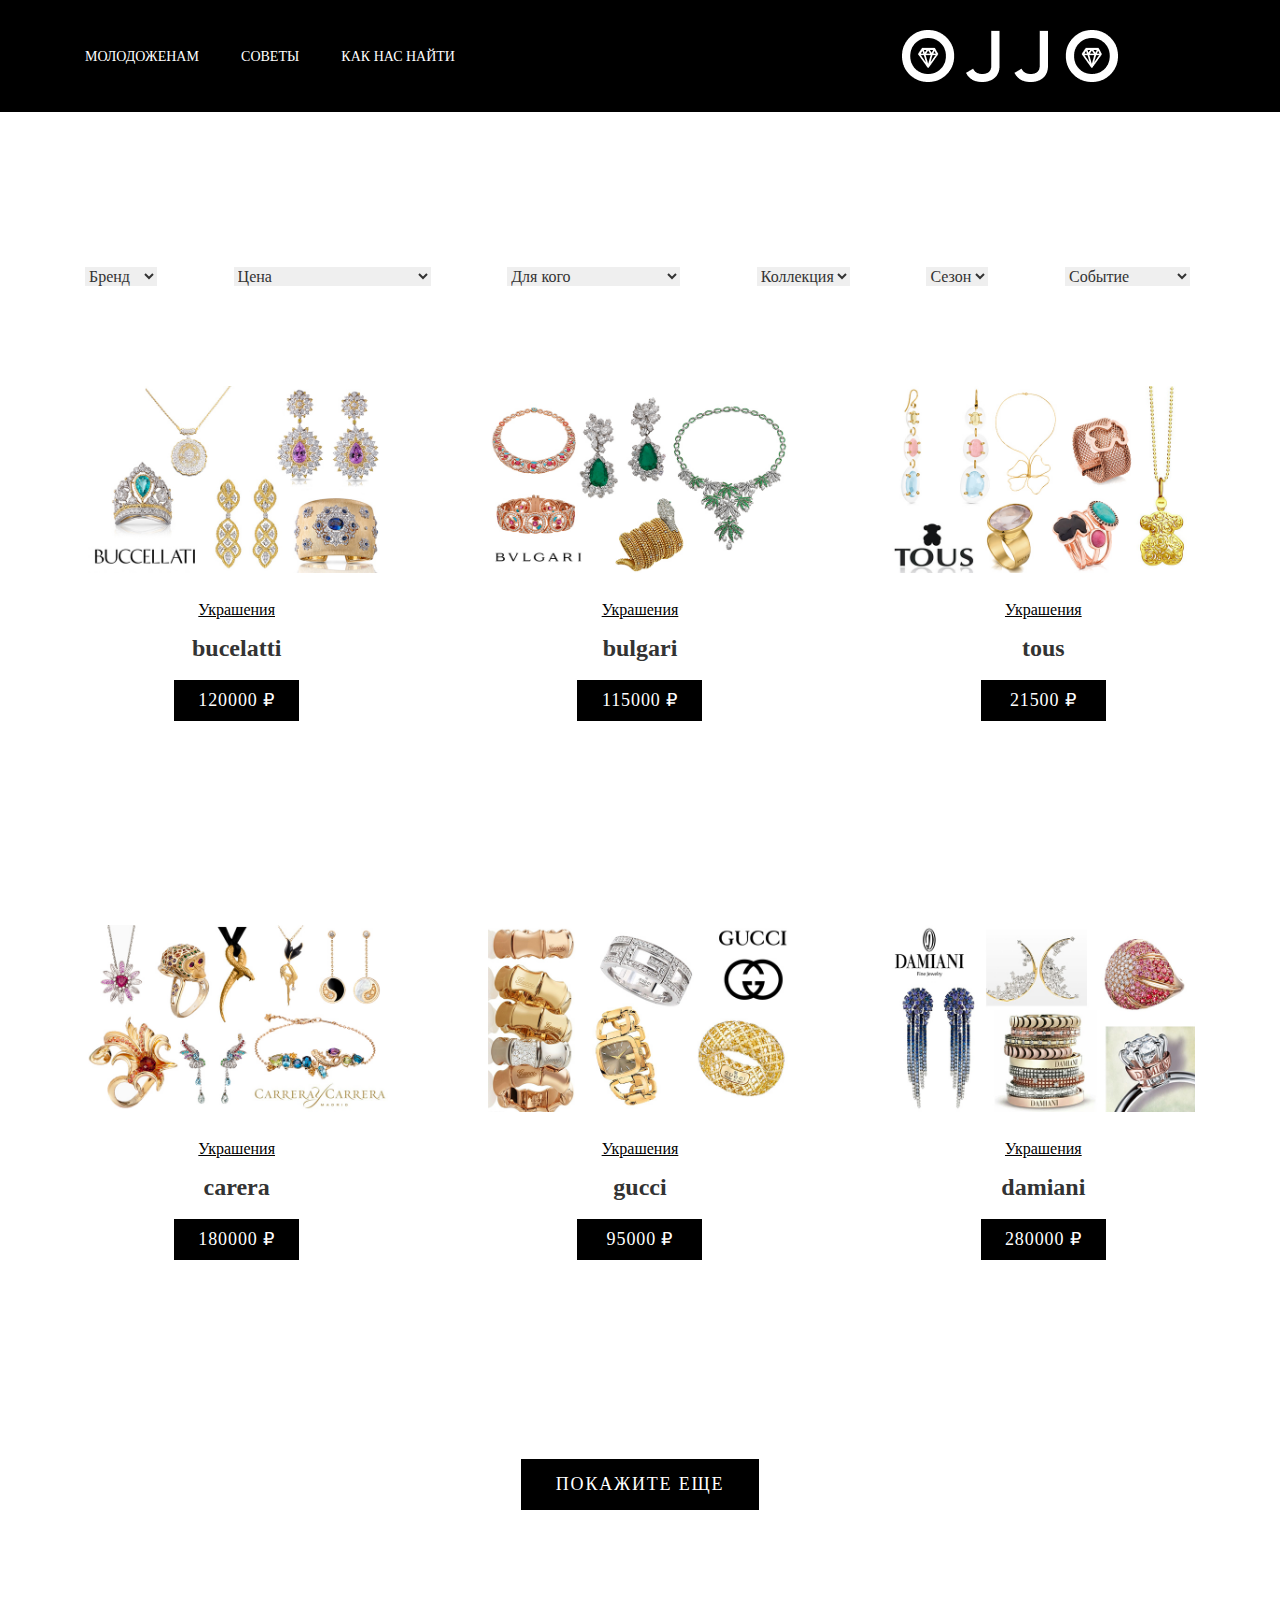
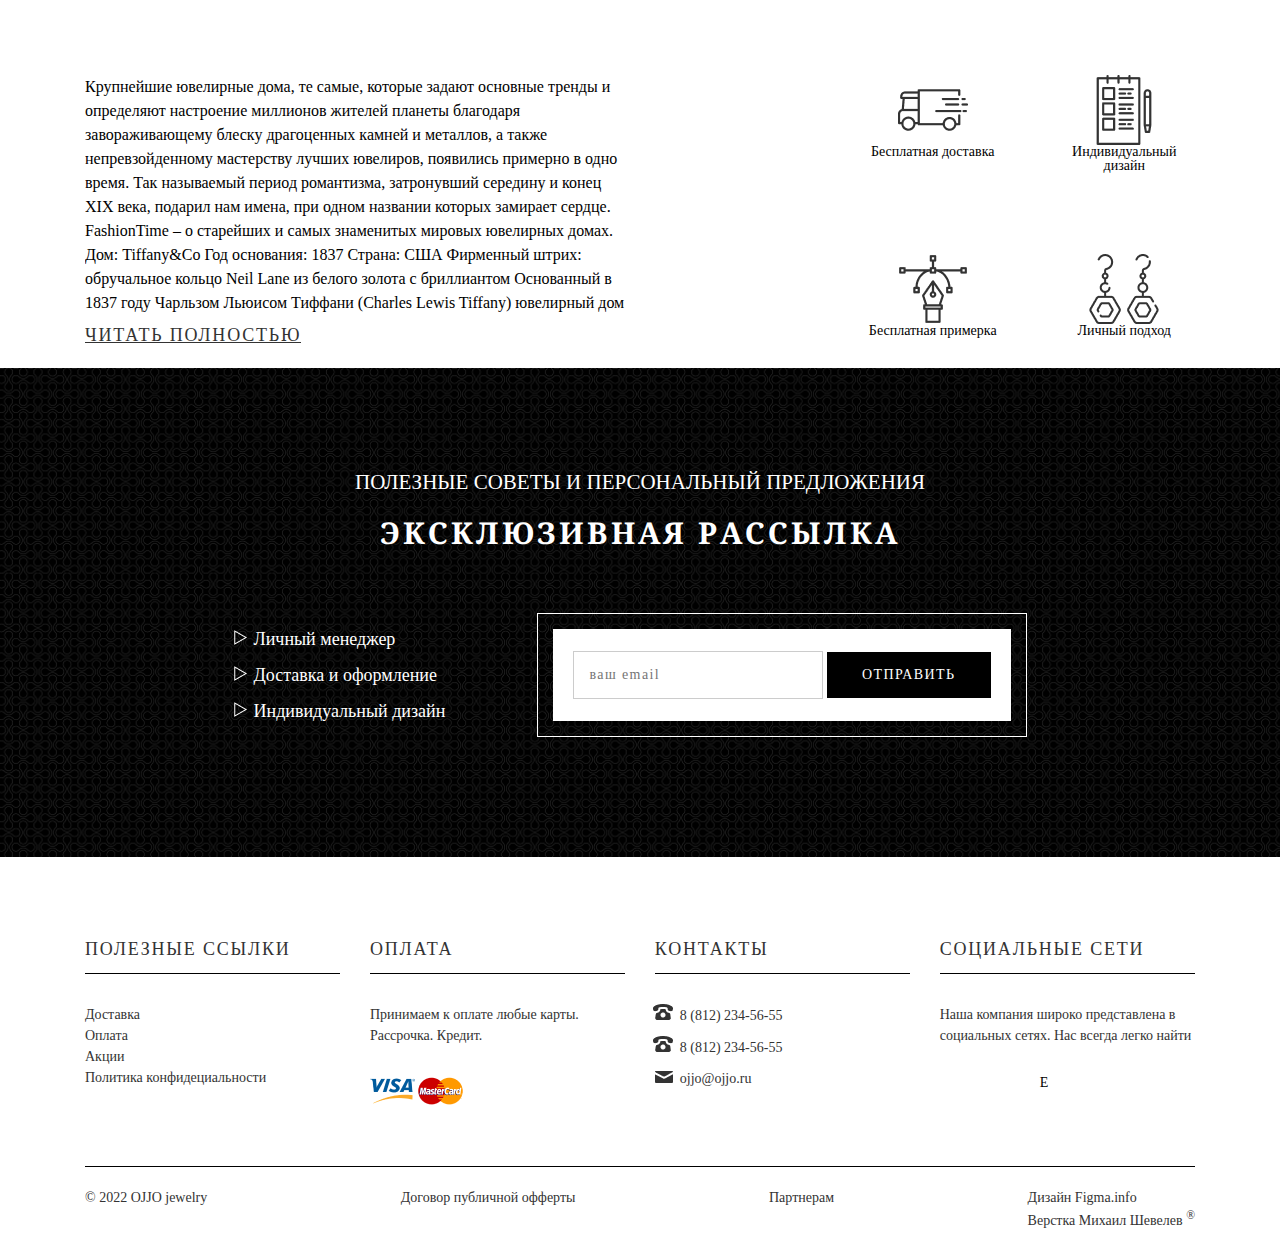
<file: pages/catalog.html>
<!DOCTYPE html>
<html lang="ru">
    <head>
        <meta charset="UTF-8">
        <meta http-equiv="X-UA-Compatible" content="IE=edge">
        <meta name="viewport" content="width=device-width, initial-scale=1.0">
        <meta name="article:author" content="https://www.facebook.com/profile.php?id=100075394650721">
        <meta property="og:type" content="page">
        <meta property="og:title" content="OJJO; Интернет-магазин ювелирных украшений">
        <meta property="og:description" content="Магазин по рекламе и продаже ювелирных украшений различных мировых брендов">
        <meta property="keywords" content="OJJO,история ювелирного дела, украшения,цены на украшения, мировые бенды, 2020, 2021,2022">
        <link
            href="https://cdn.jsdelivr.net/npm/bootstrap@5.1.3/dist/css/bootstrap.min.css"
            rel="stylesheet"
            integrity="sha384-1BmE4kWBq78iYhFldvKuhfTAU6auU8tT94WrHftjDbrCEXSU1oBoqyl2QvZ6jIW3"
            crossorigin="anonymous"
        >
        <link rel="stylesheet" href="./../css/style.css">
        <link rel="stylesheet" href="./../css/mobile.css">
        <link
            rel="stylesheet"
            href="https://use.fontawesome.com/releases/v5.15.4/css/all.css"
            integrity="sha384-DyZ88mC6Up2uqS4h/KRgHuoeGwBcD4Ng9SiP4dIRy0EXTlnuz47vAwmeGwVChigm"
            crossorigin="anonymous"
        >
        <link rel="icon" href="./../img/icon.png">
        <title>Каталог</title>
    </head>
    <body onload="headerMin()">
        <div class="wraper">
            <header class="wraper_header catalog_header_main">
                <div class="container">
                    <div class="header_up__logo_menu_layer catalog_header">
                        <nav class="main_menu">
                            <ul>
                                <a href="./../index.html#beauty">
                                    <li class="menu_item">Молодоженам</li>
                                </a>
                                <a href="./../index.html#gifts">
                                    <li class="menu_item">Советы</li>
                                </a>
                                <a href="./../pages/contacts.html">
                                    <li class="menu_item">Как нас найти</li>
                                </a>
                            </ul>
                        </nav>
                    </nav>
                    <div class="header_logo">
                        <img src="./../img/header/logo.png" alt="...">
                        <div class="burger_menu" onclick="openMenu()">
                            <span class="burger_line " id="line_up"></span>
                            <span class="burger_line " id="line_middle"></span>
                            <span class="burger_line " id="line_down"></span>
                        </div>
                    </div>
                    <form class="search_form none">
                        <span class="fa fa-search">
                            &nbsp;&nbsp;
                            <a href="#">Поиск</a>
                        </span>
                        <a href="#">Вход</a>
                        <span> /</span>
                        <a href="#">Регистрация</a>
                        <span class="fa fa-user"></span>
                        <span class="fa fa-heart"></span>
                    </form>
                </div>
            </div>
            <div class="mobile_menu_block">
                <ul>
                    <a href="./../index.html#beauty">
                        <li class="mobile_menu_item">Молодоженам</li>
                    </a>
                    <a href="./../index.html#gifts">
                        <li class="mobile_menu_item">Советы</li>
                    </a>
                    <a href="./contacts.html">
                        <li class="mobile_menu_item">Как нас найти</li>
                    </a>
                    <li>
                        <a href="#">Вход &nbsp;&nbsp;&nbsp;/</a>
                        <a href="#">&nbsp;&nbsp;&nbsp;Регистрация</a>
                    </li>
                </ul>
                <div class="mobile_user_block">
                    <span class="fa fa-user"></span>
                    <span class="fa fa-heart"></span>
                </div>
                <div class="mobile_social_icons_block">
                    <a href="#">
                        <span class="fab fa-youtube-square"></span>
                    </a>
                    <a href="#">
                        <span class="fab fa-vk"></span>
                    </a>
                    <a href="#">
                        <span class="fab fa-facebook"></span>
                    </a>
                    <a href="#">
                        <span class="fab fa-telegram-plane"></span>
                    </a>
                </div>
            </div>
        </header>
        <main class="catalog_body">
            <div class="container catalog_container">
                <div class="catalog_selector_layer">
                    <select class="form-select" aria-label="Default select example" id="brand">
                        <option selected>Бренд</option>
                        <option value="1">bulgari</option>
                        <option value="2">tous</option>
                        <option value="3">
                            carera
                        </option <option value="4">gucci</option>
                    <option value="5">damiani</option>
                </select>
                <select class="form-select" aria-label="Default select example">
                    <option selected>Цена</option>
                    <option value="1">до 100 000 &#8381;</option>
                    <option value="2">от 100 тыс.&#8381; до 200 тыс.&#8381;</option>
                    <option value="3">свыше 300 тыс. &#8381;</option>
                </select>
                <select class="form-select" aria-label="Default select example">
                    <option selected>Для кого</option>
                    <option value="1">Для супруга (супруги)</option>
                    <option value="2">Для партнера</option>
                    <option value="3">Для родственника</option>
                </select>
                <select class="form-select" aria-label="Default select example">
                    <option selected>Коллекция</option>
                    <option value="1">2019</option>
                    <option value="2">2020</option>
                    <option value="3">2021</option>
                </select>
                <select class="form-select" aria-label="Default select example">
                    <option selected>Сезон</option>
                    <option value="1">Лето</option>
                    <option value="2">Осень</option>
                    <option value="3">Зима</option>
                </select>
                <select class="form-select" aria-label="Default select example">
                    <option selected>Событие</option>
                    <option value="1">Свадьба</option>
                    <option value="2">Юбилей</option>
                    <option value="3">День рождения</option>
                </select>
            </div>
            <div class="catalog_card_layer">
                <div class="catalog_card">
                    <img src="./../img/catalogPage/bucelatti-ukrasheniya-1.jpg" alt="...">
                    <h4 class="catalog_card_suptitle">
                        <a href="./../pages/item.html">Украшения</a>
                    </h4>
                    <h3 class="catalog_card_title">bucelatti</h3>
                    <div class="card_cost">120000 &#8381;</div>
                </div>
                <div class="catalog_card">
                    <img src="./../img/catalogPage/bulgari-dragocennosti.jpg" alt="...">
                    <h4 class="catalog_card_suptitle">
                        <a href="./../pages/item.html">Украшения</a>
                    </h4>
                    <h3 class="catalog_card_title">bulgari</h3>
                    <div class="card_cost">115000 &#8381;</div>
                </div>
                <div class="catalog_card">
                    <img src="./../img/catalogPage/ukrasheniya-tous.jpg" alt="...">
                    <h4 class="catalog_card_suptitle">
                        <a href="./../pages/item.html">Украшения</a>
                    </h4>
                    <h3 class="catalog_card_title">tous</h3>
                    <div class="card_cost">21500 &#8381;</div>
                </div>
                <div class="catalog_card">
                    <img src="./../img/catalogPage/carera-ukrasheniya.jpg" alt="...">
                    <h4 class="catalog_card_suptitle">
                        <a href="./../pages/item.html">Украшения</a>
                    </h4>
                    <h3 class="catalog_card_title">carera</h3>
                    <div class="card_cost">180000 &#8381;</div>
                </div>
                <div class="catalog_card">
                    <img src="./../img/catalogPage/gucci-ukrasheniya.jpg" alt="...">
                    <h4 class="catalog_card_suptitle">
                        <a href="./../pages/item.html">Украшения</a>
                    </h4>
                    <h3 class="catalog_card_title">gucci</h3>
                    <div class="card_cost">95000 &#8381;</div>
                </div>
                <div class="catalog_card">
                    <img src="./../img/catalogPage/damiani-ukrasheniya.jpg" alt="...">
                    <h4 class="catalog_card_suptitle">
                        <a href="./../pages/item.html">Украшения</a>
                    </h4>
                    <h3 class="catalog_card_title">damiani</h3>
                    <div class="card_cost">280000 &#8381;</div>
                </div>
            </div>
            <input
                type="button"
                id="catalog_main_btn"
                value="Покажите еще"
                onclick="showMore()"
            >
            <div class="catalog_text_icon_layer">
                <div class="catalog_text_block">
                    <div>
                        <p id="catalog_text">
                            Крупнейшие ювелирные дома, те самые, которые задают основные тренды и
                                определяют настроение миллионов жителей планеты
                                благодаря завораживающему блеску драгоценных камней и металлов, а также непревзойденному
                                мастерству лучших ювелиров,
                                появились примерно в одно время.

                                Так называемый период романтизма, затронувший середину и конец XIX века, подарил нам
                                имена, при одном названии которых
                                замирает сердце. FashionTime – о старейших и самых знаменитых мировых ювелирных домах.

                                Дом: Tiffany&Co

                                Год основания: 1837

                                Страна: США

                                Фирменный штрих: обручальное кольцо Neil Lane из белого золота с бриллиантом

                                Основанный в 1837 году Чарльзом Льюисом Тиффани (Charles Lewis Tiffany) ювелирный дом
                                отметил Америку на мировой карте
                                среди главных ювелиров планеты и незамедлительно стал обслуживать главных представителей
                                американской элиты. Еще большую
                                популярность марка приобрела после выхода на экраны фильма «Завтрак у Тиффани», сюжет
                                которого развивается в знаменитом
                                флагманском бутике дома на Пятой авеню в Нью-Йорке. Оригинальная упаковка – коробочки и
                                пакеты нежно-бирюзового цвета с
                                фирменным логотипом марки – уже давно стали главным романтическим символом. Сегодня под
                                брендом Tiffany&Co, имеющим
                                более 200 бутиков по всему миру, выпускаются ювелирные украшения, столовое и другое
                                серебро, хрусталь, духи, аксессуары
                                и кожаные изделия, но все же основной процент прибыли дому приносят обручальные кольца –
                                легендарную голубую коробочку
                                ждет от своего избранника каждая невеста.

                                Дом: Cartier

                                Год основания: 1847

                                Страна: Франция

                                Фирменный штрих: женские часы-браслет, инкрустированные бриллиантами

                                Основанная в Париже в 1847 году Луи-Франсуа Картье (Louis-Francois Cartier) ювелирная
                                марка традиционно считается
                                основным поставщиком королевских дворов. С начала XX века Cartier создавал короны для
                                королевских семей Испании,
                                Португалии, России, Греции, Сербии, Бельгии, Египта, Монако и других стран. В 1888 году
                                Cartier представил первые в
                                истории женские часы-браслет, которые до сих пор считаются его визитной карточкой, а
                                спустя некоторое время впервые
                                использовал абстрактные и геометрические мотивы ар-деко в создании ювелирных украшений.
                                Сегодня ювелирному дому
                                принадлежит более 200 фирменных бутиков в 125 странах мира.

                                Дом: Bvlgari

                                Год основания: 1884

                                Страна: Италия

                                Фирменный штрих: широкое кольцо с выгравированным по периметру логотипом марки

                                Идея необычного латинского написания бренда с буквой v посередине принадлежит основателю
                                знаменитой итальянской марки
                                греку Сотирио Вульгарису (Sotirio Voulgaris). Открыв флагманский бутик на улице Кондотти
                                в центре Рима, дом Bvlgari стал
                                принимать самых богатых гостей, приезжавших из разных концов света за
                                высококачественными ювелирными украшениями,
                                уникальным образом объединяющими элементы греческого и римского искусства. В последние
                                годы марка все больше расширяет
                                свои горизонты, производя коллекции часов, сумок, духов, аксессуаров и активно развивая
                                собственную сеть отелей.

                                Дом: Boucheron

                                Год основания: 1858

                                Страна: Франция

                                Фирменный штрих: браслет в форме змеи из бриллиантов и белого золота

                                Французский ювелирный дом Boucheron первым обосновался на знаменитой «площади роскоши»
                                Place Vendôme в Париже.
                                Облюбовавший угловой магазин на солнечной стороне Фредерик Бушерон (Frederick Boucheron)
                                считал, что бриллианты лучше
                                всего сверкают в витрине под лучами солнца, и поэтому никогда не изменял своему первому
                                выбору. У Boucheron заказывал
                                свои украшения русский князь Феликс Юсупов, бриллиантовую тиару марки носила британская
                                королева-мать Елизавета, после
                                которой украшение было передано нынешней супруге принца Чарльза (Prince Charles)
                                герцогине Корнуэльской Камилле.
                                Фирменный стиль Boucheron – сочетание в украшениях разноцветных драгоценных камней с
                                восточными акцентами.
                        </p>
                    </div>
                    <input
                        type="button"
                        id="ReadAll"
                        onclick="openText()"
                        value="читать полностью"
                    >
                </div>
                <div class="catalog_icon_block">
                    <div class="catalog_icon_block_item">
                        <img src="../img/catalogPage/car-icon.png" alt="...">
                        <p>Бесплатная доставка</p>
                    </div>
                    <div class="catalog_icon_block_item">
                        <img src="./../img/catalogPage/list.png" alt="...">
                        <p>Индивидуальный дизайн</p>
                    </div>
                    <div class="catalog_icon_block_item">
                        <img src="./../img/catalogPage/ribbon-design.png" alt="...">
                        <p>Бесплатная примерка</p>
                    </div>
                    <div class="catalog_icon_block_item">
                        <img src="./../img/catalogPage/jewelry.png" alt="...">
                        <p>Личный подход</p>
                    </div>
                </div>
            </div>
        </div>
    </main>
    <div class="footer_block_black ">
        <h4 class="main_block_super_title black_super_title">Полезные советы и персональный предложения</h4>
        <h2 class="main_block_title black_title">Эксклюзивная рассылка</h2>
        <div class="container">
            <div class="footer_block_black_content">
                <div class="footer_block_black_content_left">
                    <ul>
                        <li class="black_content_item">Личный менеджер</li>
                        <li class="black_content_item">Доставка и оформление</li>
                        <li class="black_content_item">Индивидуальный дизайн</li>
                    </ul>
                </div>
                <div class="footer_block_black_content_right">
                    <div class="email_block">
                        <div class="email_block_white">
                            <input
                                type="text"
                                value=""
                                id="email"
                                placeholder="ваш email"
                            >
                            <input
                                type="button"
                                value="отправить"
                                id="footer_black_btn"
                                onclick="sendEmail()"
                            >
                        </div>
                    </div>
                </div>
            </div>
        </div>
    </div>
    <footer class="footer">
        <div class="container">
            <div class="footer_content_layer">
                <div class="footer_card">
                    <h4 class="card_title">Полезные ссылки</h4>
                    <ul>
                        <a href="#">
                            <li class="left_card_list_item">Доставка</li>
                        </a>
                        <a href="#">
                            <li class="left_card_list_item">Оплата</li>
                        </a>
                        <a href="#">
                            <li class="left_card_list_item">Акции</li>
                        </a>
                        <a href="#">
                            <li class="left_card_list_item">Политика конфидециальности</li>
                        </a>
                    </ul>
                </div>
                <div class="footer_card">
                    <h4 class="card_title">оплата</h4>
                    <p class="footer_card_text">Принимаем к оплате любые карты. Рассрочка. Кредит.</p>
                    <img src="./../img/footer/visa.png" alt="..." class="visa">
                    <img src="./../img/footer/mastercard.png" alt="..." class="master">
                </div>
                <div class="footer_card">
                    <h4 class="card_title">контакты</h4>
                    <ul>
                        <li class="phone_card_item">8 (812) 234-56-55</li>
                        <li class="phone_card_item">8 (812) 234-56-55</li>
                        <li class="phone_card_item ojjo_mail">ojjo@ojjo.ru</li>
                    </ul>
                </div>
                <div class="footer_card icons">
                    <h4 class="card_title">социальные сети</h4>
                    <p class="footer_card_text">
                        Наша компания широко представлена в социальных сетях. Нас всегда
                            легко найти
                    </p>
                    <a href="#">
                        <span class="fab fa-youtube-square"></span>
                    </a>
                    <a href="#">
                        <span class="fab fa-vk"></span>
                    </a>
                    <a href="#">
                        <span class="fab fa-facebook"></span>
                    </a>
                    <a href="#">
                        <span class="fab fa-telegram-plane"></span>
                    </a>
                    <a href="#">
                        <span>E</span>
                    </a>
                </div>
            </div>
            <div class="footer_copyright_layer">
                <div class="copyright_item">&copy; 2022 OJJO jewelry</div>
                <div class="copyright_item">
                    <a href="#">Договор публичной офферты</a>
                </div>
                <div class="copyright_item">
                    <a href="#">Партнерам</a>
                </div>
                <div class="copyright_item ">
                    <a href="http://www.figma.com">
                        Дизайн Figma.info
                        <br>
                        Верстка Михаил
                            Шевелев
                        <sup>&reg;</sup>
                    </a>
                </div>
            </div>
        </div>
    </footer>
</div>
<script src="https://cdn.jsdelivr.net/npm/bootstrap@5.1.3/dist/js/bootstrap.bundle.min.js" integrity="sha384-ka7Sk0Gln4gmtz2MlQnikT1wXgYsOg+OMhuP+IlRH9sENBO0LRn5q+8nbTov4+1p" crossorigin="anonymous"></script>
<script src="./../js/catalog.js"></script>
</body>
</html>
</file>
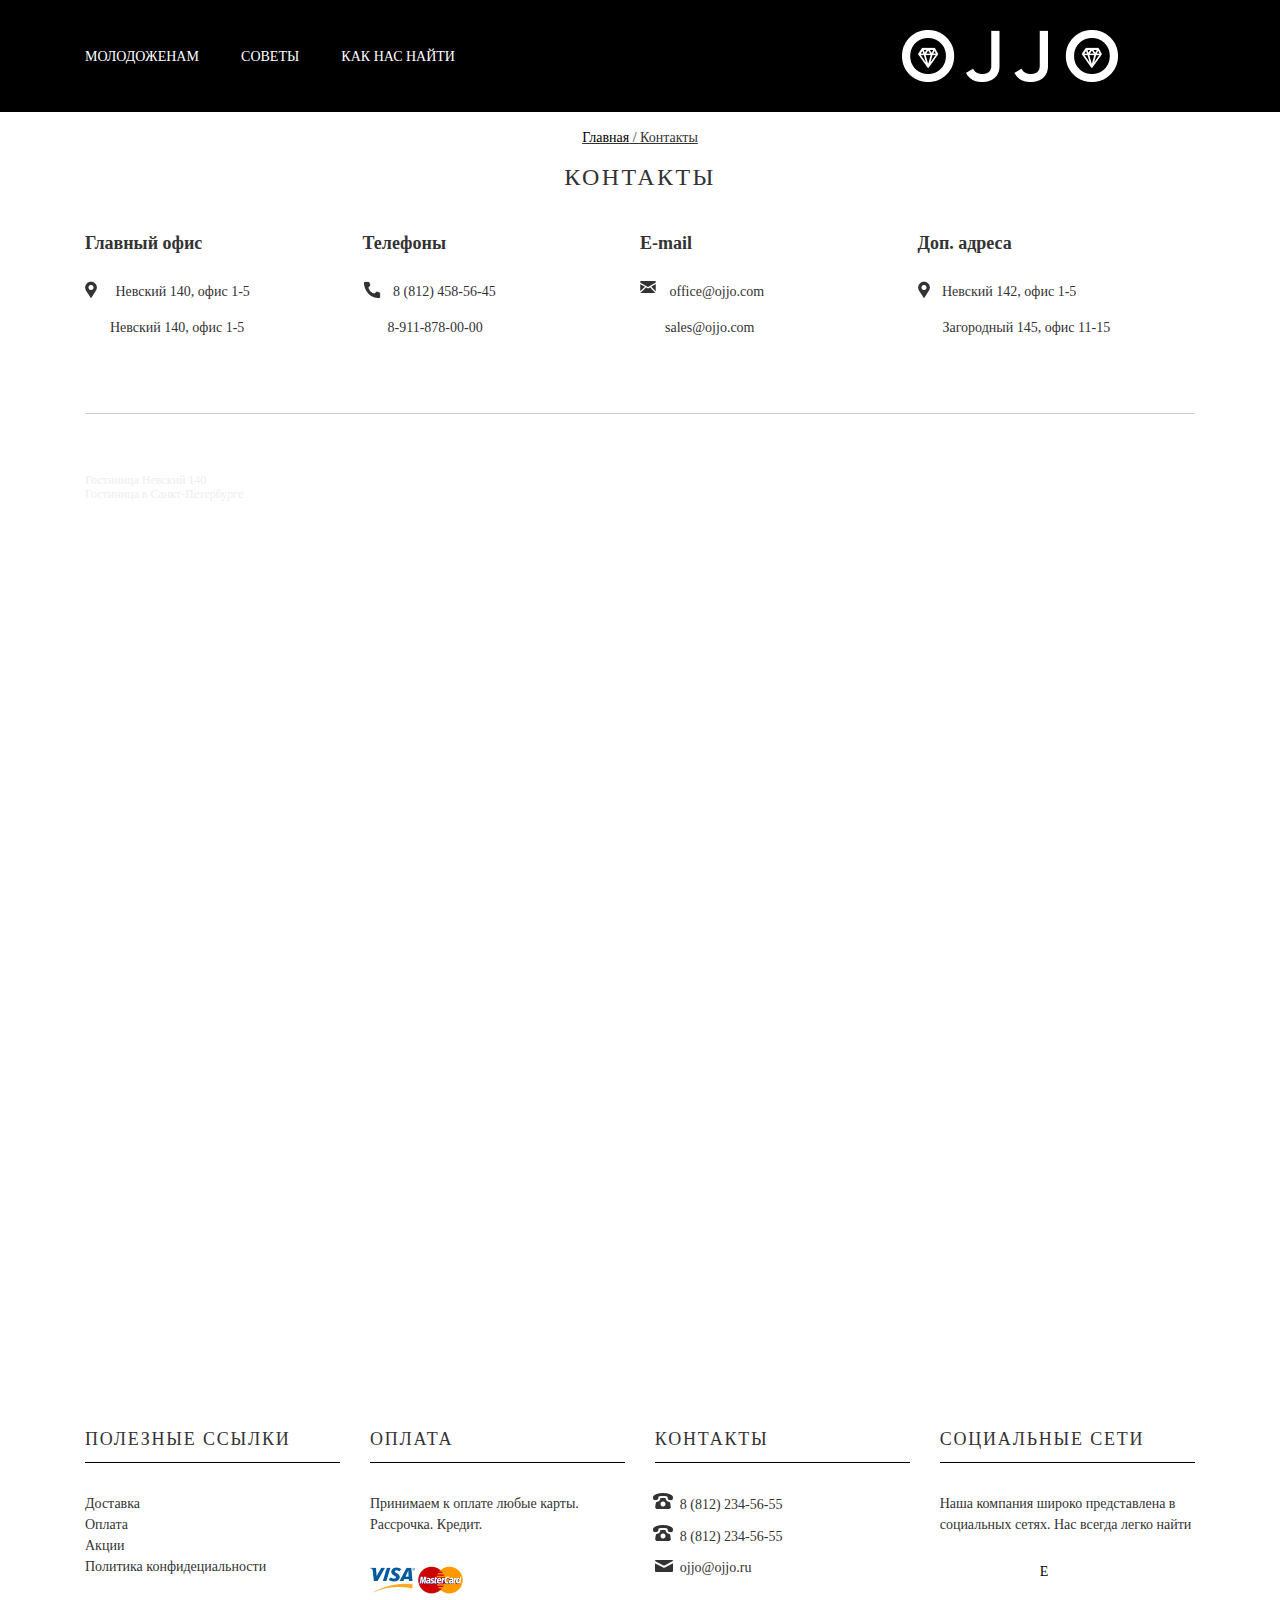
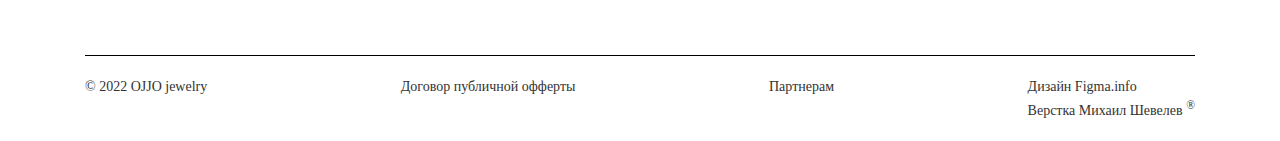
<file: pages/contacts.html>
<!DOCTYPE html>
<html lang="ru">
    <head>
        <meta charset="UTF-8">
        <meta http-equiv="X-UA-Compatible" content="IE=edge">
        <meta name="viewport" content="width=device-width, initial-scale=1.0">
        <meta name="article:author" content="https://www.facebook.com/profile.php?id=100075394650721">
        <meta property="og:type" content="page">
        <meta property="og:title" content="OJJO; Интернет-магазин ювелирных украшений">
        <meta property="og:description" content="Магазин по рекламе и продаже ювелирных украшений различных мировых брендов">
        <meta property="keywords" content="OJJO,история ювелирного дела, украшения,цены на украшения, мировые бенды, 2020, 2021,2022">
        <link rel="stylesheet" href="./../css/style.css">
        <link rel="stylesheet" href="./../css/mobile.css">
        <link
            rel="stylesheet"
            href="https://use.fontawesome.com/releases/v5.15.4/css/all.css"
            integrity="sha384-DyZ88mC6Up2uqS4h/KRgHuoeGwBcD4Ng9SiP4dIRy0EXTlnuz47vAwmeGwVChigm"
            crossorigin="anonymous"
        >
        <link rel="icon" href="./../img/icon.png">
        <title>Контакты</title>
    </head>
    <body onload="headerMin(), title()">
        <div class="wraper">
            <header class="wraper_header catalog_header_main">
                <div class="container">
                    <div class="header_up__logo_menu_layer catalog_header">
                        <nav class="main_menu">
                            <ul>
                                <a href="./../index.html#beauty">
                                    <li class="menu_item">Молодоженам</li>
                                </a>
                                <a href="./../index.html#gifts">
                                    <li class="menu_item">Советы</li>
                                </a>
                                <a href="./pages/contacts.html">
                                    <li class="menu_item">Как нас найти</li>
                                </a>
                            </ul>
                        </nav>
                        <div class="header_logo">
                            <img src="./../img/header/logo.png" alt="...">
                            <div class="burger_menu" onclick="openMenu()">
                                <span class="burger_line " id="line_up"></span>
                                <span class="burger_line " id="line_middle"></span>
                                <span class="burger_line " id="line_down"></span>
                            </div>
                        </div>
                        <form class="search_form none">
                            <span class="fa fa-search">
                                &nbsp;&nbsp;
                                <a href="#">Поиск</a>
                            </span>
                            <a href="#">Вход</a>
                            <span> /</span>
                            <a href="#">Регистрация</a>
                            <span class="fa fa-user"></span>
                            <span class="fa fa-heart"></span>
                        </form>
                    </div>
                </div>
                <div class="mobile_menu_block">
                    <ul>
                        <a href="./../index.html#beauty">
                            <li class="mobile_menu_item">Молодоженам</li>
                        </a>
                        <a href="./../index.html#gifts">
                            <li class="mobile_menu_item">Советы</li>
                        </a>
                        <a href="./contacts.html">
                            <li class="mobile_menu_item">Как нас найти</li>
                        </a>
                        <li>
                            <a href="#">Вход &nbsp;&nbsp;&nbsp;/</a>
                            <a href="#">&nbsp;&nbsp;&nbsp;Регистрация</a>
                        </li>
                    </ul>
                    <div class="mobile_user_block">
                        <span class="fa fa-user"></span>
                        <span class="fa fa-heart"></span>
                    </div>
                    <div class="mobile_social_icons_block">
                        <a href="#">
                            <span class="fab fa-youtube-square"></span>
                        </a>
                        <a href="#">
                            <span class="fab fa-vk"></span>
                        </a>
                        <a href="#">
                            <span class="fab fa-facebook"></span>
                        </a>
                        <a href="#">
                            <span class="fab fa-telegram-plane"></span>
                        </a>
                    </div>
                </div>
            </header>
            <div class="body_contacts">
                <div class="container">
                    <div class="item_link_block"></div>
                    <div class="contacts_layer">
                        <h3 class="contacts_title">Контакты</h3>
                        <div class="contacts_block">
                            <div class="contacts_card">
                                <h5 class="contacts_card_title">Главный офис</h5>
                                <span>
                                    <img src="./../img/contacts/point.png" alt="...">
                                </span>
                                <p id="point_p">Невский 140, офис 1-5</p>
                                <p>Невский 140, офис 1-5</p>
                            </div>
                            <div class="contacts_card">
                                <h5 class="contacts_card_title">Телефоны</h5>
                                <span>
                                    <img src="./../img/contacts/phone.png" alt="">
                                </span>
                                <p id="phone_p">8 (812) 458-56-45</p>
                                <p>8-911-878-00-00</p>
                            </div>
                            <div class="contacts_card">
                                <h5 class="contacts_card_title">E-mail</h5>
                                <span>
                                    <img src="./../img/contacts/mail.png" alt="">
                                </span>
                                <p id="mail_p">office@ojjo.com</p>
                                <p>sales@ojjo.com</p>
                            </div>
                            <div class="contacts_card">
                                <h5 class="contacts_card_title">Доп. адреса</h5>
                                <span>
                                    <img src="./../img/contacts/point.png" alt="">
                                </span>
                                <p id="point_p2">Невский 142, офис 1-5</p>
                                <p>Загородный 145, офис 11-15</p>
                            </div>
                        </div>
                    </div>
                    <div class="contacts_map_layer">
                        <div style="position:relative;overflow:hidden;">
                            <a href="https://yandex.ru/maps/org/gostinitsa_nevskiy_140/1391250831/?utm_medium=mapframe&utm_source=maps" style="color:#eee;font-size:12px;position:absolute;top:0px;">Гостиница Невский 140</a>
                            <a href="https://yandex.ru/maps/2/saint-petersburg/category/hotel/184106414/?utm_medium=mapframe&utm_source=maps" style="color:#eee;font-size:12px;position:absolute;top:14px;">Гостиница в Санкт‑Петербурге</a>
                            <iframe
                                src="https://yandex.ru/map-widget/v1/-/CCU5QWE3DB"
                                width="100%"
                                height="100%"
                                frameborder="1"
                                allowfullscreen="true"
                                style="position:relative;"
                                id="map"
                            ></iframe>
                        </div>
                    </div>
                </div>
            </div>
            <footer class="footer">
                <div class="container">
                    <div class="footer_content_layer">
                        <div class="footer_card">
                            <h4 class="card_title">Полезные ссылки</h4>
                            <ul>
                                <a href="#">
                                    <li class="left_card_list_item">Доставка</li>
                                </a>
                                <a href="#">
                                    <li class="left_card_list_item">Оплата</li>
                                </a>
                                <a href="#">
                                    <li class="left_card_list_item">Акции</li>
                                </a>
                                <a href="#">
                                    <li class="left_card_list_item">Политика конфидециальности</li>
                                </a>
                            </ul>
                        </div>
                        <div class="footer_card">
                            <h4 class="card_title">оплата</h4>
                            <p class="footer_card_text">Принимаем к оплате любые карты. Рассрочка. Кредит.</p>
                            <img src="./../img/footer/visa.png" alt="..." class="visa">
                            <img src="./../img/footer/mastercard.png" alt="..." class="master">
                        </div>
                        <div class="footer_card">
                            <h4 class="card_title">контакты</h4>
                            <ul>
                                <li class="phone_card_item">8 (812) 234-56-55</li>
                                <li class="phone_card_item">8 (812) 234-56-55</li>
                                <li class="phone_card_item ojjo_mail">ojjo@ojjo.ru</li>
                            </ul>
                        </div>
                        <div class="footer_card icons">
                            <h4 class="card_title">социальные сети</h4>
                            <p class="footer_card_text">Наша компания широко представлена в социальных сетях. Нас всегда легко найти</p>
                            <a href="#">
                                <span class="fab fa-youtube-square"></span>
                            </a>
                            <a href="#">
                                <span class="fab fa-vk"></span>
                            </a>
                            <a href="#">
                                <span class="fab fa-facebook"></span>
                            </a>
                            <a href="#">
                                <span class="fab fa-telegram-plane"></span>
                            </a>
                            <a href="#">
                                <span>E</span>
                            </a>
                        </div>
                    </div>
                    <div class="footer_copyright_layer">
                        <div class="copyright_item">&copy; 2022 OJJO jewelry</div>
                        <div class="copyright_item">
                            <a href="#">Договор публичной офферты</a>
                        </div>
                        <div class="copyright_item">
                            <a href="#">Партнерам</a>
                        </div>
                        <div class="copyright_item ">
                            <a href="http://www.figma.com">
                                Дизайн Figma.info
                                <br>
                                Верстка Михаил Шевелев
                                <sup>&reg;</sup>
                            </a>
                        </div>
                    </div>
                </div>
            </footer>
            <script src="./../js/contacts.js"></script>
        </body>
    </html>
</file>
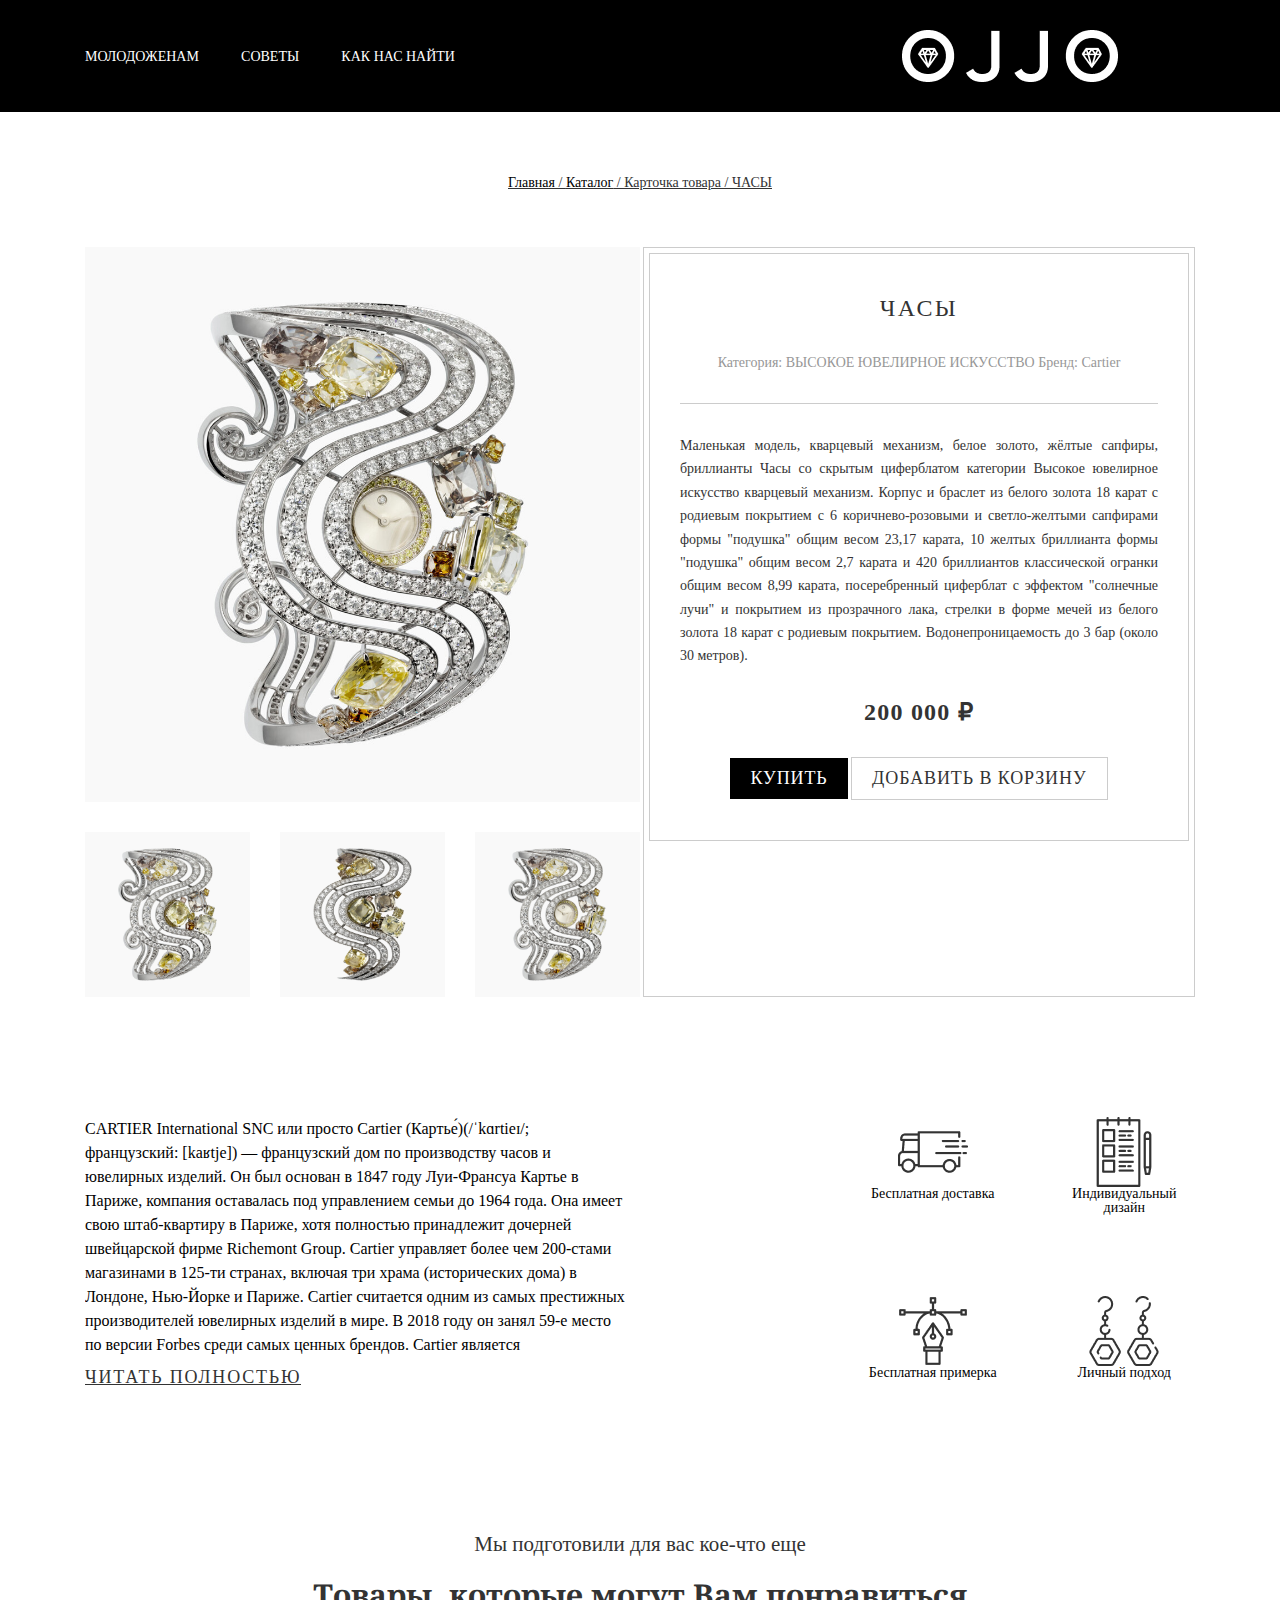
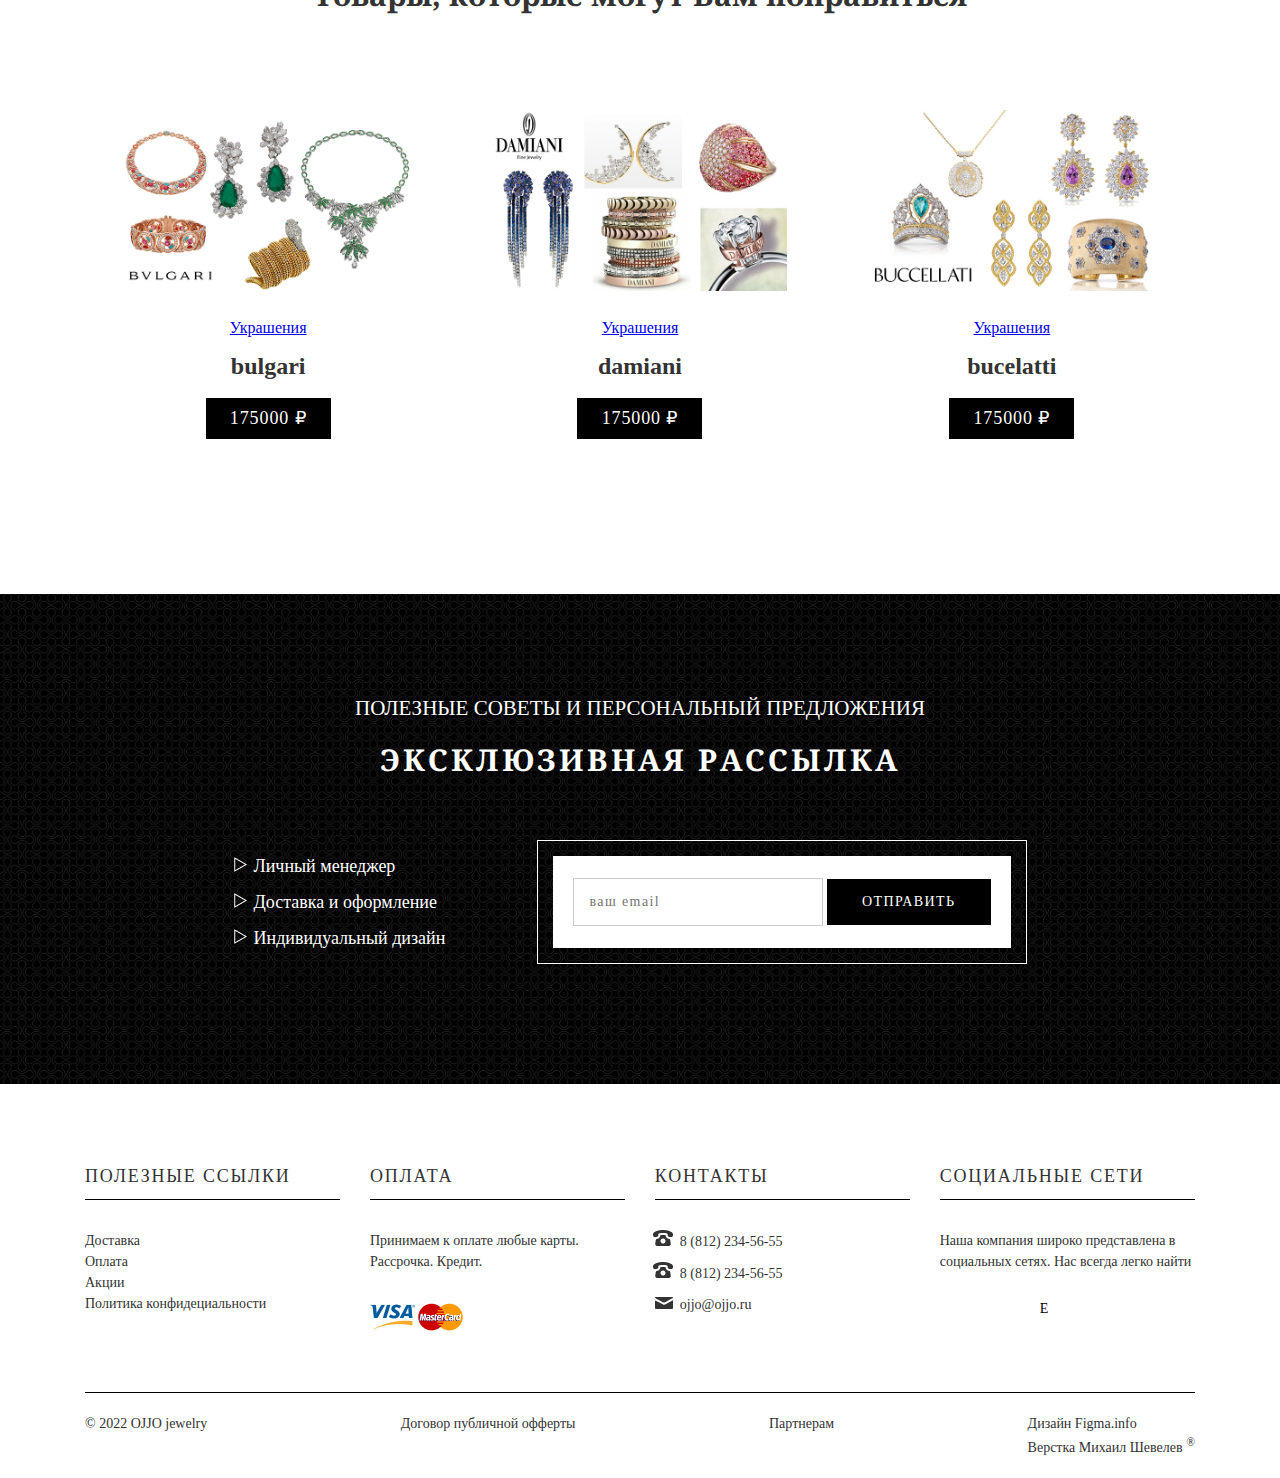
<file: pages/item.html>
<!DOCTYPE html>
<html lang="ru">
    <head>
        <meta charset="UTF-8">
        <meta http-equiv="X-UA-Compatible" content="IE=edge">
        <meta name="viewport" content="width=device-width, initial-scale=1.0">
        <meta name="article:author" content="https://www.facebook.com/profile.php?id=100075394650721">
        <meta property="og:type" content="page">
        <meta property="og:title" content="OJJO; Интернет-магазин ювелирных украшений">
        <meta property="og:description" content="Магазин по рекламе и продаже ювелирных украшений различных мировых брендов">
        <meta property="keywords" content="OJJO,история ювелирного дела, украшения,цены на украшения, мировые бенды, 2020, 2021,2022">
        <link rel="stylesheet" href="./../css/style.css">
        <link rel="stylesheet" href="./../css/mobile.css">
        <link
            rel="stylesheet"
            href="https://use.fontawesome.com/releases/v5.15.4/css/all.css"
            integrity="sha384-DyZ88mC6Up2uqS4h/KRgHuoeGwBcD4Ng9SiP4dIRy0EXTlnuz47vAwmeGwVChigm"
            crossorigin="anonymous"
        >
        <link rel="icon" href="./../img/icon.png">
        <title>Карточка товара</title>
    </head>
    <body onload="headerMin(),title()">
        <div class="wraper">
            <header class="wraper_header catalog_header_main">
                <div class="container">
                    <div class="header_up__logo_menu_layer catalog_header">
                        <nav class="main_menu">
                            <ul>
                                <a href="./../index.html#beauty">
                                    <li class="menu_item">Молодоженам</li>
                                </a>
                                <a href="./../index.html#gifts">
                                    <li class="menu_item">Советы</li>
                                </a>
                                <a href="contacts.html">
                                    <li class="menu_item">Как нас найти</li>
                                </a>
                            </ul>
                        </nav>
                        <div class="header_logo">
                            <img src="./../img/header/logo.png" alt="...">
                            <div class="burger_menu" onclick="openMenu()">
                                <span class="burger_line " id="line_up"></span>
                                <span class="burger_line " id="line_middle"></span>
                                <span class="burger_line " id="line_down"></span>
                            </div>
                        </div>
                        <form class="search_form none">
                            <span class="fa fa-search">
                                &nbsp;&nbsp;
                                <a href="#">Поиск</a>
                            </span>
                            <a href="#">Вход</a>
                            <span> /</span>
                            <a href="#">Регистрация</a>
                            <span class="fa fa-user"></span>
                            <span class="fa fa-heart"></span>
                        </form>
                    </div>
                </div>
                <div class="mobile_menu_block">
                    <ul>
                        <a href="./../index.html#beauty">
                            <li class="mobile_menu_item">Молодоженам</li>
                        </a>
                        <a href="./../index.html#gifts">
                            <li class="mobile_menu_item">Советы</li>
                        </a>
                        <a href="./contacts.html">
                            <li class="mobile_menu_item">Как нас найти</li>
                        </a>
                        <li>
                            <a href="#">Вход &nbsp;&nbsp;&nbsp;/</a>
                            <a href="#">&nbsp;&nbsp;&nbsp;Регистрация</a>
                        </li>
                    </ul>
                    <div class="mobile_user_block">
                        <span class="fa fa-user"></span>
                        <span class="fa fa-heart"></span>
                    </div>
                    <div class="mobile_social_icons_block">
                        <a href="#">
                            <span class="fab fa-youtube-square"></span>
                        </a>
                        <a href="#">
                            <span class="fab fa-vk"></span>
                        </a>
                        <a href="#">
                            <span class="fab fa-facebook"></span>
                        </a>
                        <a href="#">
                            <span class="fab fa-telegram-plane"></span>
                        </a>
                    </div>
                </div>
            </header>
            <div class="body item_body">
                <div class="container">
                    <div class="item_link_block"></div>
                    <div class="item_card">
                        <div class="img_block item_card_img_block">
                            <img src="./../img/itemPage/cartier.jpg" alt="..." id="item_big_img">
                            <img src="./../img/itemPage/cartier1.jpg" alt="..." class="item_small_img1">
                            <img src="./../img/itemPage/cartier2.jpg" alt="..." class="item_small_img2">
                            <img src="./../img/itemPage/cartier.jpg" alt="..." class="item_small_img3">
                        </div>
                        <div class="description_square">
                            <div class="description_block">
                                <h2 class="description_block_title">ЧАСЫ</h2>
                                <h4 class="category">Категория: ВЫСОКОЕ ЮВЕЛИРНОЕ ИСКУССТВО Бренд: Cartier</h4>
                                <p class="item_text">
                                    Маленькая модель, кварцевый механизм, белое золото, жёлтые сапфиры, бриллианты Часы со скрытым циферблатом категории Высокое ювелирное искусство кварцевый механизм. Корпус и браслет из белого золота 18 карат с родиевым покрытием с 6 коричнево-розовыми и светло-желтыми сапфирами формы "подушка" общим весом 23,17  карата, 10 желтых бриллианта формы "подушка" общим весом 2,7 карата и 420 бриллиантов классической огранки общим весом
                            8,99 карата, посеребренный циферблат с эффектом "солнечные лучи" и покрытием из прозрачного лака, стрелки в форме мечей
                            из белого золота 18 карат с родиевым покрытием. Водонепроницаемость до 3 бар (около 30 метров).
                                </p>
                                <p class="cost">200 000 &#8381;</p>
                                <input type="button" value="Купить" id="item_black_btn">
                                <input type="button" value="добавить в корзину" id="item_white_btn">
                            </div>
                        </div>
                    </div>
                    <div class="catalog_text_icon_layer">
                        <div class="catalog_text_block">
                            <div>
                                <p id="catalog_text">
                                    CARTIER International SNC или просто Cartier (Картье́)(/ˈkɑrtieɪ/; французский: [kaʁtje]) — французский дом по
                            производству часов и ювелирных изделий. Он был основан в 1847 году Луи-Франсуа Картье в Париже, компания оставалась под управлением семьи до 1964 года. Она имеет свою штаб-квартиру в Париже, хотя полностью принадлежит дочерней швейцарской фирме Richemont Group. Cartier управляет более чем 200-стами магазинами в 125-ти странах,
                            включая три храма (исторических дома) в Лондоне, Нью-Йорке и Париже.
                             Cartier считается одним из самых престижных производителей ювелирных изделий в мире. В 2018 году он занял 59-е место по версии Forbes среди самых ценных брендов. Cartier является востребованным брендом среди членов королевской семьи. Король Великобритании, Эдуард VII называл Картье «ювелиром королей и королем ювелиров».  Для своей коронации в 1902 году Эдуард VII заказал 27 диадем и выдал королевский ордер Картье в 1904 году. Подобные заказы вскоре последовали из таких стран, как Испания, Португалия, Россия, Сиам, Орлеанский дом и так далее.Луи-Франсуа Картье (1819—1904) основал компанию в 1847 году, тогда в форме небольшой ювелирной мастерской. В 1867 году изделия Cartier были выставлены на Всемирной выставке в Париже, после чего начала расти популярность Дома. В 1904 году  внук основателя фирмы, Луи Картье (1875—1942), выпустил названные в честь своего друга Альберто Сантос-Дюмона (1873—1907) наручные часы Santos, принёсшие компании небывалый успех. С 1906 выпускаются наручные часы, украшенные
                            драгоценными камнями.               
                            
                            Бутик Cartier в Нью-Йорке
                            В 1917 Cartier создает легендарную модель часов Tank, дизайн которых напоминает английский танк времен Первой мировой
                            войны. В 1918 в благодарность за освобождение Франции американскими войсками часы были подарены американским командирам
                            (в том числе генералу Джону Першингу). Модель Tank до сих пор в продаже в первозданном виде. В 1925 году Cartier принял
                            участие в Международной выставке современных декоративных и промышленных искусств в Париже, где его экспозиция была
                            одной из центральных.
                            
                            В 1933 году специально для паши Марракеша были разработаны водонепроницаемые часы Pasha, которые тот мог бы носить во
                            время плавания в бассейне. Первые часы были сделаны из чистого золота.                 
                            
                            Пьер Картье
                            В 1930—1950 годы Cartier создает украшения для четы Эдуарда VIII и Уоллис Симпсон. Среди них — знаменитая подвеска в
                            форме пантеры, инкрустированной бриллиантами и сапфирами, сидящей на «земном шаре» — крупном сапфире огранки кабошон;
                            золотой портсигар, на котором изображена карта с маршрутами путешествий супругов по Европе и Северной Америке; золотая
                            брошь, усыпанная бриллиантами, с выложенными изумрудами инициалами W и E и рубиновой короной — подарок Эдуарда на 20
                            годовщину свадьбы[17]. Эти украшения способствовали росту популярности ювелирного дома Cartier.
                            
                            В 1962 году после смерти братьев Картье компания была разделена на три части и продана собственникам в Париже, Лондоне и
                            Нью-Йорке. Спустя 10 лет компания была снова объединена.
                            
                            С 1972 года Картье начинает массовое производство часов в Швейцарии на приобретенном часовом предприятии. В 2014 году
                            часовой бренд Cartier был оценен в 2,9 млрд швейцарских франков, что поставило его на третье место среди брендов
                            швейцарских часов[18].
                            
                            С образованием Les Must de Cartier в 1973 году бутики Cartier были открыты в более чем 20 странах. Наиболее крупные
                            бутики расположены в Нью-Йорке, Милане, Беверли-Хиллз, Риме, Бостоне, Сан-Франциско, Токио, Париже, Шанхае и Ванкувере.
                            
                            Дом имеет бутики в России и в других странах СНГ — Азербайджане, Казахстане, Украине.
                                </p>
                            </div>
                            <input
                                type="button"
                                id="ReadAll"
                                onclick="openText()"
                                value="читать полностью"
                            >
                        </div>
                        <div class="catalog_icon_block">
                            <div class="catalog_icon_block_item">
                                <img src="./../img/catalogPage/car-icon.png" alt="...">
                                <p>Бесплатная доставка</p>
                            </div>
                            <div class="catalog_icon_block_item">
                                <img src="./../img/catalogPage/list.png" alt="...">
                                <p>Индивидуальный дизайн</p>
                            </div>
                            <div class="catalog_icon_block_item">
                                <img src="./../img/catalogPage/ribbon-design.png" alt="...">
                                <p>Бесплатная примерка</p>
                            </div>
                            <div class="catalog_icon_block_item">
                                <img src="./../img/catalogPage/jewelry.png" alt="...">
                                <p>Личный подход</p>
                            </div>
                        </div>
                    </div>
                    <div class="goods_for_see">
                        <h4 class="goods_for_see_suptitle">Мы подготовили для вас кое-что еще</h4>
                        <h2 class="goods_for_see_title">Товары, которые могут Вам понравиться</h2>
                        <div class="goods_for_see_card_layer">
                            <div class="goods_for_see_card">
                                <img src="./../img/catalogPage/bulgari-dragocennosti.jpg" alt="...">
                                <h4 class="catalog_card_suptitle">
                                    <a href="./../pages/item.html">Украшения</a>
                                </h4>
                                <h3 class="catalog_card_title">bulgari</h3>
                                <div class="card_cost">175000 &#8381;</div>
                            </div>
                            <div class="goods_for_see_card">
                                <img src="./../img/catalogPage/damiani-ukrasheniya.jpg" alt="...">
                                <h4 class="catalog_card_suptitle">
                                    <a href="./../pages/item.html">Украшения</a>
                                </h4>
                                <h3 class="catalog_card_title">damiani</h3>
                                <div class="card_cost">175000 &#8381;</div>
                            </div>
                            <div class="goods_for_see_card">
                                <img src="./../img/catalogPage/bucelatti-ukrasheniya-1.jpg" alt="...">
                                <h4 class="catalog_card_suptitle">
                                    <a href="./../pages/item.html">Украшения</a>
                                </h4>
                                <h3 class="catalog_card_title">bucelatti</h3>
                                <div class="card_cost">175000 &#8381;</div>
                            </div>
                        </div>
                    </div>
                </div>
            </div>
            <div class="footer_block_black ">
                <h4 class="main_block_super_title black_super_title">Полезные советы и персональный предложения</h4>
                <h2 class="main_block_title black_title">Эксклюзивная рассылка</h2>
                <div class="container">
                    <div class="footer_block_black_content">
                        <div class="footer_block_black_content_left">
                            <ul>
                                <li class="black_content_item">Личный менеджер</li>
                                <li class="black_content_item">Доставка и оформление</li>
                                <li class="black_content_item">Индивидуальный дизайн</li>
                            </ul>
                        </div>
                        <div class="footer_block_black_content_right">
                            <div class="email_block">
                                <div class="email_block_white">
                                    <input
                                        type="text"
                                        value=""
                                        id="email"
                                        placeholder="ваш email"
                                    >
                                    <input
                                        type="button"
                                        value="отправить"
                                        id="footer_black_btn"
                                        onclick="sendEmail()"
                                    >
                                </div>
                            </div>
                        </div>
                    </div>
                </div>
            </div>
            <footer class="footer">
                <div class="container">
                    <div class="footer_content_layer">
                        <div class="footer_card">
                            <h4 class="card_title">Полезные ссылки</h4>
                            <ul>
                                <a href="#">
                                    <li class="left_card_list_item">Доставка</li>
                                </a>
                                <a href="#">
                                    <li class="left_card_list_item">Оплата</li>
                                </a>
                                <a href="#">
                                    <li class="left_card_list_item">Акции</li>
                                </a>
                                <a href="#">
                                    <li class="left_card_list_item">Политика конфидециальности</li>
                                </a>
                            </ul>
                        </div>
                        <div class="footer_card">
                            <h4 class="card_title">оплата</h4>
                            <p class="footer_card_text">Принимаем к оплате любые карты. Рассрочка. Кредит.</p>
                            <img src="./../img/footer/visa.png" alt="..." class="visa">
                            <img src="./../img/footer/mastercard.png" alt="..." class="master">
                        </div>
                        <div class="footer_card">
                            <h4 class="card_title">контакты</h4>
                            <ul>
                                <li class="phone_card_item">8 (812) 234-56-55</li>
                                <li class="phone_card_item">8 (812) 234-56-55</li>
                                <li class="phone_card_item ojjo_mail">ojjo@ojjo.ru</li>
                            </ul>
                        </div>
                        <div class="footer_card icons">
                            <h4 class="card_title">социальные сети</h4>
                            <p class="footer_card_text">Наша компания широко представлена в социальных сетях. Нас всегда легко найти</p>
                            <a href="#">
                                <span class="fab fa-youtube-square"></span>
                            </a>
                            <a href="#">
                                <span class="fab fa-vk"></span>
                            </a>
                            <a href="#">
                                <span class="fab fa-facebook"></span>
                            </a>
                            <a href="#">
                                <span class="fab fa-telegram-plane"></span>
                            </a>
                            <a href="#">
                                <span>E</span>
                            </a>
                        </div>
                    </div>
                    <div class="footer_copyright_layer">
                        <div class="copyright_item">&copy; 2022 OJJO jewelry</div>
                        <div class="copyright_item">
                            <a href="#">Договор публичной офферты</a>
                        </div>
                        <div class="copyright_item">
                            <a href="#">Партнерам</a>
                        </div>
                        <div class="copyright_item ">
                            <a href="http://www.figma.com">
                                Дизайн Figma.info
                                <br>
                                Верстка Михаил Шевелев
                                <sup>&reg;</sup>
                            </a>
                        </div>
                    </div>
                </div>
            </div>
        </footer>
    </div>
    <script src="./../js/item.js"></script>
</body>
</html>
</file>
<file: css/style.css>
@charset "UTF-8";@import url("https://fonts.googleapis.com/css2?family=Noto+Serif&display=swap");*{padding:0;margin:0;border:0}*,:after,:before{-moz-box-sizing:border-box;-webkit-box-sizing:border-box;box-sizing:border-box}:active,:focus{outline:none}a:active,a:focus{outline:none}aside,footer,header,nav{display:block}body,html{height:100%;width:100%;font-size:100%;line-height:1;font-size:14px;-ms-text-size-adjust:100%;-moz-text-size-adjust:100%;-webkit-text-size-adjust:100%}button,input,textarea{font-family:inherit}input::-ms-clear{display:none}button{cursor:pointer}button::-moz-focus-inner{padding:0;border:0}a,a:visited{text-decoration:none}a:hover{text-decoration:none}ul li{list-style:none}img{vertical-align:top}h1,h2,h3,h4,h5,h6{font-size:inherit;font-weight:400}body,html{width:100%;height:100vh;scroll-behavior:smooth}.none{display:none!important}.container{max-width:1110px;width:100%;margin:auto;text-align:center}.wrapper{width:100%;height:100%}.wrapper_header{width:100%;height:100vh;background:url("../img/header/bgc.png") no-repeat;background-size:cover;background-position:center;padding-top:25px}.header_up{width:100%;height:auto;margin-bottom:50px}.header_up__logo_menu_layer{display:flex;justify-content:space-between;align-items:center}.main_menu{width:33.333%}.main_menu ul{display:flex;justify-content:space-between}.menu_item{display:inline-block;font-family:Gilroy;font-size:14px;line-height:1.5;color:#ffffff;text-transform:uppercase;transition:all 0.3s}.menu_item:hover{text-shadow:0px 2px 5px #000;color:#979797}.header_logo{width:33.333%;text-align:center;position:relative}.fa-heart,.fa-search,.fa-user{cursor:pointer}.search_form{width:33.333%;font-family:Gilroy;font-style:normal;font-weight:normal;font-size:14px;line-height:1.5;text-align:right;color:#ffffff}.search_form a{font-family:Gilroy;font-size:14px;line-height:1.5;color:#ffffff}.search_form a:hover{text-decoration:underline}.fa-search{margin-right:10px}.fa-heart,.fa-user{margin-right:10px;margin-left:5px}.header_main{text-align:center}.main_title{font-family:Noto Serif;font-weight:bold;font-size:36px;line-height:49px;text-align:center;color:#ffffff;margin-top:523px;margin-bottom:50px;transition:all 0.5s ease-in}#header_btn{background:#333333;border:1px solid #ffffff;box-sizing:border-box;padding:10px;font-family:"Gill Sans","Gill Sans MT",Calibri,"Trebuchet MS",sans-serif;font-style:normal;font-weight:500;font-size:18px;line-height:21px;text-align:center;letter-spacing:0.1em;text-transform:uppercase;color:#ffffff;margin-bottom:80px;cursor:pointer;transition:all 0.4s;border-radius:3px}#header_btn:hover{box-shadow:2px 2px 5px #fff;background-color:rgba(255,255,255,0.4196078431)}.header_down{width:100%;border-top:1px solid #fff}.header_down_img_layer{width:100%;padding-top:20px;padding-bottom:30px}.header_down_img_layer ul{display:flex;justify-content:space-between;align-items:stretch}.img_li{display:inline-block;border-right:1px solid #fff;text-align:center;padding:10px;padding-bottom:0}.img_li:last-child{border-right:none}.img_li img{width:100%;height:auto}.main_block{width:100%;height:auto}.main_beauty{width:100%;height:auto;background-color:#fff;text-align:center;padding-top:100px;padding-bottom:120px}.main_block_super_title{font-family:Gilroy;font-size:21px;line-height:1.4;text-align:center;color:#333333;text-transform:uppercase}.main_block_title{font-family:Noto Serif;font-weight:bold;font-size:30px;line-height:41px;text-align:center;color:#333333;margin-top:15px;margin-bottom:60px;text-transform:uppercase;letter-spacing:0.1em}.main_block_menu{margin-bottom:60px}.main_block_menu ul{display:flex;justify-content:space-around;align-items:center}.main_block_menu_item{font-family:Gilroy;font-weight:500;font-size:18px;line-height:21px;text-align:center;letter-spacing:0.1em;text-transform:uppercase;color:#333333;padding:17px 33px;background:#f9f9f9;border:1px solid #d6d6d6;min-width:150px;box-shadow:2px 2px 2px #d6d6d6;border-radius:2px;cursor:pointer;transition:all 0.3s ease-in;border-radius:5px}.main_block_menu_item:hover{background-color:#000;color:#fff;box-shadow:none}.main_block_img_layer{width:100%;height:100%;display:grid;grid-template-columns:1fr 1fr 1fr;grid-gap:30px}.main_block_img_item{width:100%;height:auto;transition:all 0.3s ease-in}.main_block_img_layer img{border-radius:5px}.main_block_img_item:hover{transform:translateY(-10px)}.main_block_black_up{width:100%;height:auto;background:url("../img/main/black_bg.png") no-repeat;background-size:cover;background-position:center;padding-top:100px;padding-bottom:100px}#black_block_btn{padding:14px 30px;font-family:Gilroy;font-weight:500;font-size:18px;line-height:21px;text-align:center;letter-spacing:0.1em;text-transform:uppercase;color:#333333;display:block;margin:auto;background:#ffffff;border:1px solid #333333;max-width:225px;transition:all 0.4s;border-radius:3px}#black_block_btn:hover{box-shadow:inset 0px 2px 10px #000;text-shadow:0 2px 5px #000}.black_text{color:#fff}.main_block_black_up p{font-family:Gilroy;font-size:18px;line-height:1.4;text-align:center;color:#ffffff;margin-top:45px;max-width:730px;margin:auto;margin-bottom:60px}.main_block_gifts{width:100%;height:auto;text-align:center;padding-top:120px;padding-bottom:120px}.main_block_gifts_img_layer{display:grid;grid-template-columns:1fr 1fr 1fr;grid-gap:30px;margin-top:60px}.main_block_gifts_img_layer_item{width:100%;height:auto;position:relative;margin-bottom:80px;transition:all 0.3s ease-in;border-radius:5px}.main_block_gifts_img_layer_item img{width:100%;height:auto;border-radius:5px}.main_block_gifts_img_layer_item:hover{transform:translateY(-10px);box-shadow:0 2px 5px #000}.gift_img_text{position:absolute;bottom:35px;left:50%;transform:translateX(-120px);font-family:Gilroy;font-size:21px;line-height:1.4;text-align:center;color:#ffffff;width:70%;text-align:center;text-shadow:0 2px 5px #000}#man{height:100%}.gift_img_text a{color:#fff}#gift_btn{font-family:Gilroy;font-weight:500;font-size:18px;line-height:21px;text-align:center;letter-spacing:0.1em;text-transform:uppercase;color:#ffffff;padding:15px 35px;background-color:#000;transition:all 0.3s;border-radius:3px}#gift_btn:hover{box-shadow:1px 2px 15px #000}.main_block_social{width:100%;height:auto;padding-top:60px;padding-bottom:150px}.hash_tag{font-family:Gilroy;font-size:21px;line-height:1.4;text-align:center;color:#333333}.main_block_social_img_layer{display:grid;grid-template-columns:1fr 1fr 1fr 1fr;grid-auto-rows:minmax(300px,auto)}.one{background:url("../img/social/01.png") no-repeat;grid-row:1/2;grid-column:1/4}.two{background:url("../img/social/011.png") no-repeat;grid-column:3/4;grid-row:1/2}.three{background:url("../img/social/022.png") no-repeat;grid-column:4/4;grid-row:1/2}.four{background:url("../img/social/033.png") no-repeat;grid-column:1/2}.five{background:url("../img/social/044.png") no-repeat;grid-column:2/3}.six{background:url("../img/social/02.png");grid-row:2/3;grid-column:3/5}.footer_block_black{width:100%;background:url("../img/footerBlack/Rectangle 9.png") no-repeat;background-size:cover;background-position:center;padding-top:100px;padding-bottom:120px}.black_super_title{color:#fff}.black_title{color:#fff}.footer_block_black_content{width:100%;max-width:773px;margin:auto;display:flex;justify-content:space-between;align-items:center}.footer_block_black_content_left{color:#fff;text-align:left;font-family:Gilroy;font-size:18px;line-height:2;color:#ffffff}.black_content_item{list-style-image:url("../img/footerBlack/Polygon 2.png")}.email_block{padding:15px;border:1px solid #fff}.email_block_white{padding:22px 20px;background-color:#fff}#email{font-family:Gilroy;font-weight:500;font-size:14px;line-height:16px;text-align:left;letter-spacing:0.1em;color:rgba(51,51,51,0.5);padding-left:15px;height:48px;width:250px;border:1px solid #ccc}#footer_black_btn{font-family:Gilroy;font-weight:500;font-size:14px;line-height:16px;text-align:center;letter-spacing:0.1em;text-transform:uppercase;color:#ffffff;padding:15px 35px;background-color:#000;cursor:pointer;transition:all 0.3s ease-out}#footer_black_btn:hover{box-shadow:inset 0px 0px 15px #fff}.footer{width:100%;padding-top:80px}.footer_content_layer{width:100%;display:flex;justify-content:space-between;align-items:stretch}.footer_card{width:23%;text-align:left;margin-bottom:60px}.card_title{font-family:Gilroy;font-weight:500;font-size:18px;line-height:140%;letter-spacing:0.1em;text-transform:uppercase;color:#333333;border-bottom:1px solid #000;padding-bottom:10px;margin-bottom:30px}.left_card_list_item{text-align:left;font-family:Gilroy;font-size:14px;line-height:1.5;color:#333333}.footer_card_text{font-family:Gilroy;font-size:14px;line-height:1.5;color:#333333;text-align:left;margin-bottom:30px}.phone_card_item{text-align:left;font-family:Gilroy;font-size:14px;line-height:1.5;color:#333333;text-align:left;padding-bottom:5px;margin-bottom:5px;list-style-image:url("../img/footer/phone.png");margin-left:25px}.ojjo_mail{list-style-image:url("../img/footer/mail.png")}.footer_copyright_layer{display:flex;justify-content:space-between;font-family:Gilroy;font-size:14px;line-height:1.5;color:#333333;text-align:left;border-top:1px solid #000;padding-top:20px;padding-bottom:20px}.underlined{text-decoration:underline!important}.footer_copyright_layer a{color:#333333}.master{margin-right:20px}.icons span{margin-right:25px}.icons a{color:#000}.burger_mobile{display:none}.mobile_menu_block{display:none}.catalog_header_main{background-color:#000}.catalog_header{padding-top:30px;padding-bottom:30px}.catalog_body{width:100%;height:100%;padding-top:150px}.catalog_selector_layer{width:100%;padding-top:5px;padding-bottom:5px;display:flex;justify-content:space-between;align-items:center;margin-bottom:95px}.form-select{margin-right:5px;font-family:Gilroy;font-style:normal;font-weight:normal;font-size:16px;line-height:150%;color:#333333;border-top:none;border-left:none;border-right:none;border-radius:none}.catalog_card_layer{width:100%;height:100%;display:grid;grid-template-columns:1fr 1fr 1fr;grid-auto-rows:minmax(439px,auto);grid-gap:100px;margin-bottom:95px}.catalog_card a{color:#000;text-decoration:underline}.catalog_card_suptitle{font-family:Gilroy;font-size:16px;line-height:1.5;text-align:center;color:#333333;margin-top:25px;margin-bottom:10px}.catalog_card_title{font-family:Gilroy;font-weight:600;font-size:24px;line-height:1.4;text-align:center;color:#333333;margin-bottom:15px}.catalog_card img{width:100%}.card_cost{max-width:125px;margin:auto;font-family:Gilroy;font-size:18px;line-height:21px;text-align:center;letter-spacing:0.05em;text-transform:uppercase;color:#ffffff;background-color:#000;padding:10px 20px}#catalog_main_btn{padding:15px 35px;background-color:#000;font-family:Gilroy;font-weight:500;font-size:18px;line-height:21px;text-align:center;letter-spacing:0.1em;text-transform:uppercase;color:#ffffff;margin-bottom:165px;cursor:pointer}.catalog_text_icon_layer{width:100%;display:flex;justify-content:space-between;align-items:stretch}.catalog_text_block{width:100%;max-width:540px;overflow:hidden;text-align:left;font-family:Gilroy;font-size:16px;line-height:1.5;text-align:left;color:#000000;padding-bottom:20px}#catalog_text{max-height:240px;overflow:hidden;transition:all 0.5s ease-in}.catalog_icon_block{width:30%;display:grid;grid-template-columns:1fr 1fr;grid-auto-rows:auto;grid-gap:50px}#ReadAll{display:inline-block;font-family:Gilroy;font-weight:500;font-size:18px;line-height:21px;letter-spacing:0.1em;text-transform:uppercase;color:#333333;margin-top:10px;background:none;cursor:pointer;z-index:15;text-decoration:underline}.item_body{width:100%;height:100%;padding-top:60px;padding-bottom:155px}.item_link_block{font-family:Gilroy;font-size:14px;line-height:1.5;color:#333333;margin-bottom:54px;text-decoration:underline}.item_link_block a{color:#000}.item_card{display:flex;justify-content:space-between;align-items:stretch;margin-bottom:120px}.img_block{width:50%;height:auto;display:grid;grid-template-columns:1fr 1fr 1fr;grid-auto-rows:auto;grid-gap:30px}#item_big_img{grid-column:1/4;width:100%}.item_small_img1{grid-column:1/2;width:100%}.item_small_img2{grid-column:2/3;width:100%}.item_small_img3{grid-column:3/4;width:100%}.description_square{padding:5px;border:1px solid #ccc}.description_block{align-self:stretch;max-width:540px;width:100%;height:auto;border:1px double #ccc;line-break:5px;padding:40px 30px}.description_block_title{font-family:Gilroy;font-style:normal;font-weight:500;font-size:24px;line-height:28px;letter-spacing:0.1em;text-transform:uppercase;color:#333333;margin-bottom:30px}.category{font-family:Gilroy;font-size:14px;line-height:1.5;color:#979797;margin-bottom:30px}.item_text{font-family:Gilroy;font-size:14px;line-height:1.67;color:#333333;padding-top:30px;border-top:1px solid #ccc;text-align:justify;margin-bottom:30px}.cost{font-family:Gilroy;font-weight:600;font-size:24px;line-height:29px;letter-spacing:0.05em;text-transform:uppercase;color:#333333;margin-bottom:30px}#item_black_btn{font-family:Gilroy;font-size:18px;line-height:21px;text-align:center;letter-spacing:0.05em;text-transform:uppercase;color:#ffffff;padding:10px 20px;background-color:#000;transition:all 0.3s ease-in}#item_black_btn:hover{box-shadow:inset 0px 2px 5px #fff;cursor:pointer}#item_white_btn{font-family:Gilroy;font-size:18px;line-height:21px;text-align:center;letter-spacing:0.05em;text-transform:uppercase;color:#333333;padding:10px 20px;background:none;border:1px solid #ccc;transition:all 0.3s ease-in}#item_white_btn:hover{box-shadow:inset 0px 2px 5px #000;cursor:pointer}.goods_for_see{width:100%;height:auto;margin-top:120px}.goods_for_see_suptitle{font-family:Gilroy;font-size:21px;line-height:1.4;text-align:center;color:#333333;margin-bottom:15px}.goods_for_see_title{font-family:Noto Serif;font-weight:bold;font-size:30px;line-height:41px;text-align:center;color:#333333;margin-bottom:95px}.goods_for_see_card_layer{display:flex;width:100%;justify-content:space-between;align-items:stretch}.goods_for_see_card{width:33%}.goods_for_see_card a{text-decoration:underline}.goods_for_see_card img{width:80%}.body_contacts{width:100%;height:100%;padding-bottom:120px}.contacts_layer{width:100%;height:auto}.contacts_title{font-family:Gilroy;font-weight:500;font-size:24px;line-height:28px;letter-spacing:0.1em;text-transform:uppercase;color:#333333;margin-bottom:40px}.contacts_block{display:flex;justify-content:space-between;align-items:stretch;border-bottom:1px solid #ccc;padding-bottom:60px;margin-bottom:60px}.contacts_card{width:25%;text-align:left}.contacts_card p{font-family:Gilroy;font-size:14px;line-height:1.5;color:#333333;margin-bottom:15px;padding-left:25px}.contacts_card_title{font-family:Gilroy;font-weight:600;font-size:18px;line-height:1.4;color:#333333;margin-bottom:25px}.contacts_map_layer{width:100%;height:100%;min-height:750px}#map{width:100%;min-height:750px}#point_p{display:inline-block;margin-left:-10px}#mail_p{display:inline-block;margin-left:-15px}#phone_p{display:inline-block;margin-left:-16px}#point_p2{display:inline-block;margin-left:-16px}.regform{width:100%;padding-top:50px;padding-bottom:50px}.regform form{width:500px;height:300px;border:4px solid #ccc;border-radius:10px;margin:auto;display:flex;flex-direction:column;justify-content:center;align-items:center}.regform input{width:300px;height:50px;font-size:18px;font-family:Arial,"Helvetica Neue",Helvetica,sans-serif;font-weight:700;border:1px solid #000;border-radius:6px;margin-bottom:10px;padding-left:10px}.cart{color:#fff}
</file>
<file: css/mobile.css>
@media screen and (max-width:1110px){body,html{padding-left:5px;padding-right:5px}.wrapper{width:100%;padding-left:5px;padding-right:5px}.header_up__logo_menu_layer{padding-right:20px}#brilliant1{left:74px}#brilliant2{right:72px}.main_block_img_layer{grid-gap:10px;grid-template-columns:1fr 1fr}.main_block_gifts_img_layer{grid-gap:15px}.footer{padding-right:10px;padding-left:10px}.main_menu{padding-left:20px}.catalog_body{width:100%;margin:auto;padding-top:50px}.catalog_card_layer{width:100%;grid-gap:50px}.contacts_block{width:90%;margin:auto}.body_contacts{max-width:100%}.contacts_map_layer{max-width:100%}#map{width:100%}}@media screen and (max-width:1024px){.main_block_menu ul{display:grid;grid-template-columns:1fr 1fr 1fr}.header_down_img_layer{padding-top:10px;padding-bottom:20px}.header_down_img_layer{padding-top:10px;padding-bottom:20px}.header_up__logo_menu_layer{flex-wrap:wrap;flex-direction:column-reverse}.header_logo{margin-bottom:25px}.main_title{margin-top:300px}.main_menu{width:70%}}@media screen and (max-width:768px){.header_down{padding-bottom:20px}.main_menu{width:80%;margin-bottom:20px}.header_up__logo_menu_layer{flex-wrap:wrap;flex-direction:column-reverse}.header_logo{margin-top:10px}.search_form{width:100%}.main_title{margin-top:300px}.header_down_img_layer{padding-top:10px;padding-bottom:20px}.main_block_menu ul{display:grid;grid-template-columns:1fr 1fr}.main_block_menu_item{flex-grow:1;margin-bottom:10px;margin-right:5px}.main_block_title{margin-top:50px}.main_block_img_layer{width:100%;grid-template-columns:1fr;grid-gap:15px}.main_block_img_layer img{width:80%}.main_block_black_up{padding-left:10px;padding-right:10px}.main_block_black_up p{max-width:600px;text-align:justify}.main_block_gifts_img_layer{grid-template-columns:1fr 1fr}.main_block_gifts_img_layer_item:last-child{grid-column:1/4}.gift_img_text:last-child{left:30%}.main_block_social_img_layer{grid-template-columns:1fr 1fr 1fr}.footer_block_black{padding-left:30px;padding-right:10px}.footer_block_black_content{flex-direction:column;padding-left:0;padding-right:0}.footer_content_layer{display:grid;grid-template-columns:1fr 1fr}.footer_card{width:98%}.catalog_card_layer{grid-template-columns:1fr 1fr}.catalog_header{height:auto;padding:5px 5px}.catalog_text_icon_layer{width:100%;flex-wrap:wrap;justify-content:stretch;padding-left:10px;padding-right:10px}.catalog_text_block{max-width:none;flex-grow:1}.catalog_text{width:100%}.catalog_icon_block{width:100%}.item_body{width:100%}.item_card{flex-direction:column;width:100%;justify-content:center;align-items:center}.img_block{width:100%;margin:auto;display:flex;flex-direction:column;padding-left:50px;padding-right:50px}#item_big_img{grid-column:none}.item_small_img1{grid-column:none;grid-row:none}.item_small_img2{grid-column:none;grid-row:none}.item_small_img3{grid-column:none;grid-row:none}.description_block{width:100%;margin:auto}.description_square{width:100%;text-align:center;margin-top:15px}.contacts_block{display:grid;grid-template-columns:1fr 1fr;text-align:center;grid-gap:20px}.contacts_card{width:100%;text-align:center}.catalog_selector_layer{flex-wrap:wrap;justify-content:space-around;width:80%;margin:auto;margin-bottom:50px}}@media screen and (max-width:425px){.main_menu{display:none}.search_form{display:none}.header_logo{width:100%;text-align:left;padding-left:15px;display:flex;justify-content:space-between;align-items:center;margin-bottom:20px}.burger_menu{width:50px;height:50px;display:flex;flex-direction:column;justify-content:space-around;padding-top:5px;padding-bottom:5px;z-index:50}.burger_line{width:80%;height:5px;border-radius:5px;background-color:#fff}.burger_line:nth-child(2){width:50%}.rotated1{transform:translateY(10px) rotate(45deg)}.rotated2{transform:translateY(-10px) rotate(-45deg)}.mobile_menu_block{margin-top:50px;display:block;width:100%;height:100vh;background-color:#000;opacity:0.9;color:#fff;padding:20px;text-align:left;transition:all 0.5s ease-in-out;z-index:50;transform:translateX(-450px)}.mobile_menu_item{width:100%;color:#fff;font-family:Gilroy;font-style:normal;font-weight:normal;font-size:21px;line-height:140%;color:#ffffff;margin-bottom:30px;text-align:left}.mobile_menu_block a{width:100%;color:#fff;font-family:Gilroy;font-style:normal;font-weight:normal;font-size:21px;line-height:140%;color:#ffffff}.mobile_user_block{margin-bottom:30px;margin-top:30px;font-size:20px;border-top:1px solid #fff;border-bottom:1px solid #fff;padding-top:20px;padding-bottom:20px;text-align:left}.mobile_social_icons_block{display:flex;justify-content:space-between;padding-right:50px}.main_title{max-width:280px;position:absolute;top:100px;left:18%}#header_btn{position:absolute;bottom:30px;left:27%}.main_block_img_layer{grid-template-columns:1fr}.main_block_black_up p{text-align:justify;padding-left:10px;padding-right:10px}.footer_block_black_content{flex-direction:column;padding-left:0;padding-right:0}.main_block_gifts_img_layer{display:flex;flex-direction:column;justify-content:flex-start}.main_block_social_img_layer{display:flex;flex-direction:column;width:100%;height:100%;justify-content:stretch;align-items:center}.main_block_social_img_item{flex-grow:1;flex-shrink:1;width:100%;height:300px;background-size:cover;margin-bottom:10px}.footer_block_black{padding-left:10px}#email{margin-bottom:10px}.footer_card{width:100%}.footer_content_layer{display:grid;grid-template-columns:1fr}.footer_copyright_layer{flex-direction:column;width:100%}.copyright_item{width:100%;text-align:center}.catalog_body{padding-top:0}.catalog_selector_layer{flex-wrap:wrap;justify-content:space-around}.catalog_card_layer{grid-template-columns:1fr}.catalog_text_icon_layer{flex-wrap:wrap;padding-left:10px;padding-right:10px}.catalog_text_block{text-align:justify}.catalog_icon_block{width:100%;grid-template-columns:1fr 1fr;margin-bottom:50px;margin-top:50px}.img_block{padding-left:20px;padding-right:20px}#item_black_btn{margin-bottom:10px}.goods_for_see_card_layer{display:flex;flex-direction:column}.goods_for_see_card{width:100%;border:1px solid #ccc;margin-bottom:5px;padding:20px}.body_contacts{padding-bottom:0}#catalog_main_btn{display:none}.contacts_block{width:100%;grid-template-columns:1fr;padding-left:0}}@media screen and (max-width:375px){.header_logo img{width:50%}.burger_menu{width:30px;height:30px}.burger_line{height:3px}.main_title{left:15%}#header_btn{left:25%;bottom:-15px}.item_body{width:100%;padding-left:5px;padding-right:5px}.item_card{flex-direction:column}#catalog_main_btn{display:none}.main_block_menu ul{grid-template-columns:1fr}}@media screen and (max-width:320px){.rotated1{transform:translateY(5px) rotate(45deg)}.rotated2{transform:translateY(-5px) rotate(-45deg)}#item_white_btn{max-width:200px;font-size:14px}.email_block{max-width:300px;padding:5px}.email_block_white{padding:10px}.contacts_block{grid-template-columns:1fr}.contacts_card{width:100%}.main_block_menu ul{grid-template-columns:1fr}.main_block_img_item img{width:100%}.gift_img_text{width:90%;position:relative;margin-top:50px;margin-left:50px;margin-bottom:-50px}#catalog_main_btn{display:none}.main_title{left:8%;margin-bottom:0}#header_btn{left:20%;bottom:100px}}
</file>
